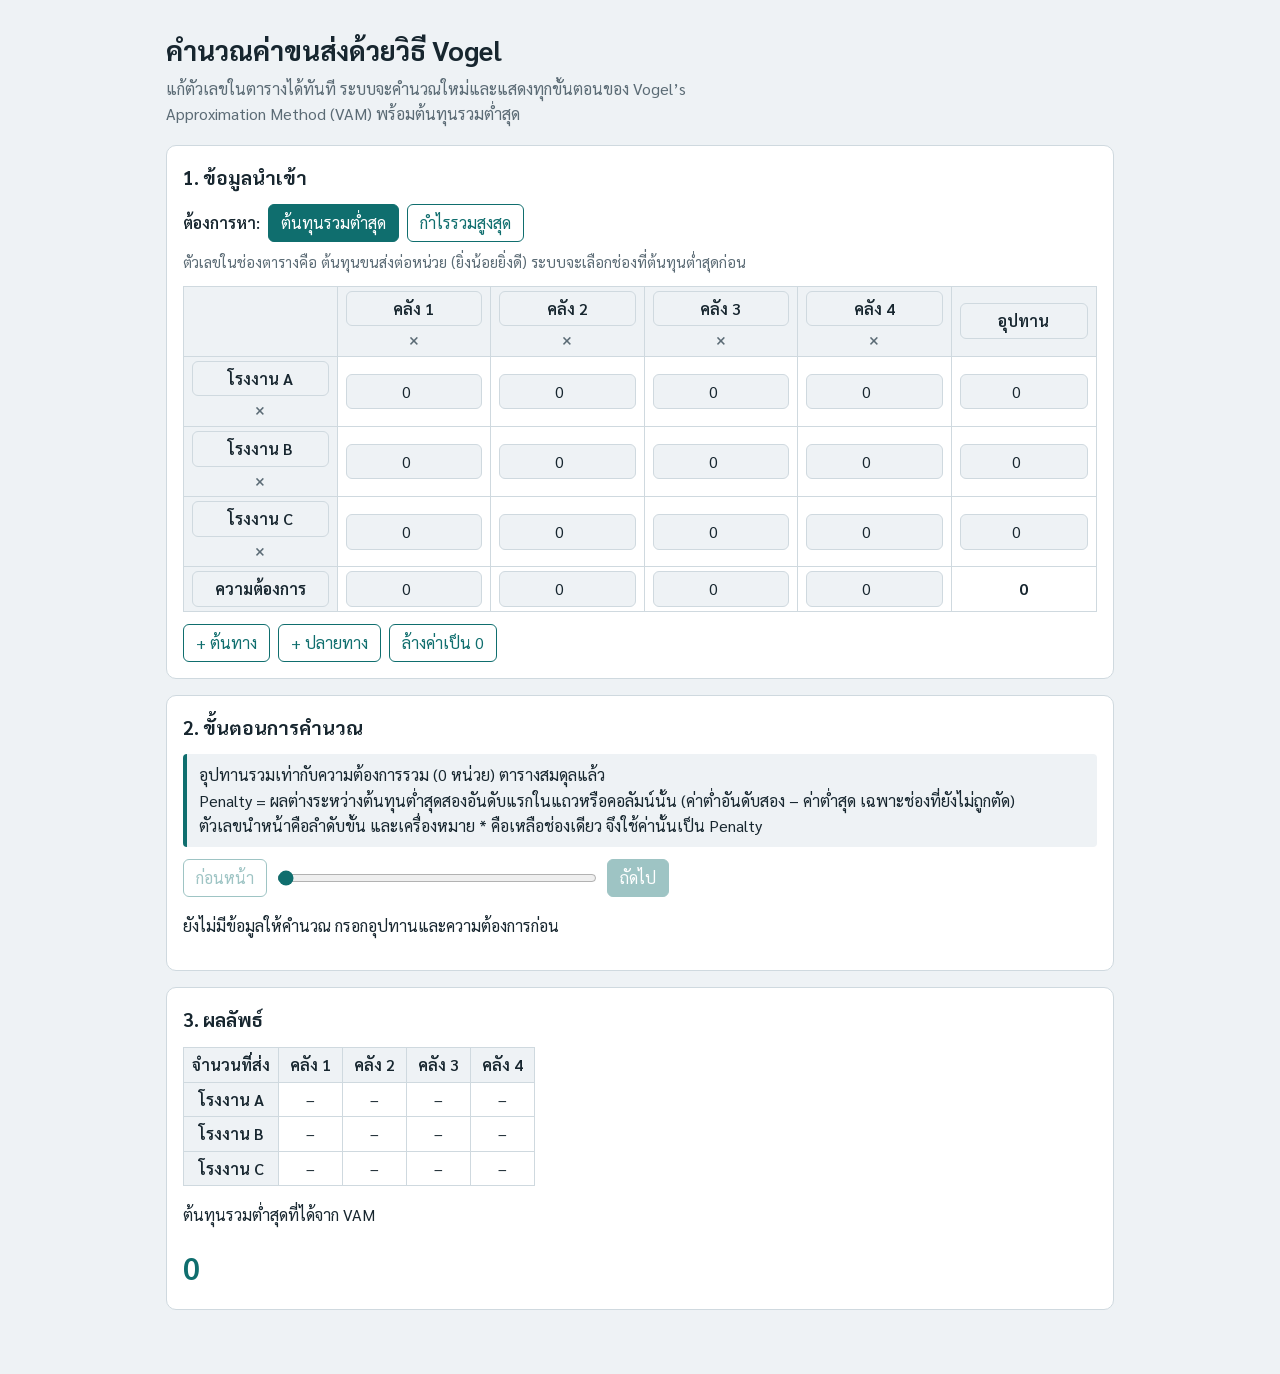
<file: index.html>
<!DOCTYPE html>
<html lang="th">
<head>
<meta charset="utf-8">
<meta name="viewport" content="width=device-width, initial-scale=1, viewport-fit=cover">
<title>คำนวณค่าขนส่งด้วยวิธี Vogel (VAM)</title>
<link href="https://fonts.googleapis.com/css2?family=Sarabun:wght@400;600;700&display=swap" rel="stylesheet">
<link rel="stylesheet" href="style.css">
</head>
<body>
<main>
<h1>คำนวณค่าขนส่งด้วยวิธี Vogel</h1>
<p class="lead" id="ld"></p>

<section>
<h2>1. ข้อมูลนำเข้า</h2>
<div class="mode" role="group" aria-label="เลือกสิ่งที่ต้องการหา"><span>ต้องการหา:</span><button id="mMin" class="p" aria-pressed="true">ต้นทุนรวมต่ำสุด</button><button id="mMax" aria-pressed="false">กำไรรวมสูงสุด</button></div>
<p class="hint" id="hn"></p>
<div class="sc" id="ed"></div>
<div class="bar"><button id="aS">+ ต้นทาง</button><button id="aD">+ ปลายทาง</button><button id="rs">ล้างค่าเป็น 0</button></div>
</section>

<section>
<h2>2. ขั้นตอนการคำนวณ</h2>
<div id="nt"></div>
<div class="bar"><button id="pv">ก่อนหน้า</button><input type="range" id="sl" min="0" value="0"><button id="nx" class="p">ถัดไป</button><span id="sn"></span></div>
<p id="ex"></p>
<div class="sc" id="gr"></div>
</section>

<section>
<h2>3. ผลลัพธ์</h2>
<div class="sc" id="rt"></div>
<p id="rl"></p>
<div class="tot" id="tt"></div>
<div class="fm" id="fm"></div>
</section>
</main>
<script src="script.js"></script>
</body>
</html>
</file>
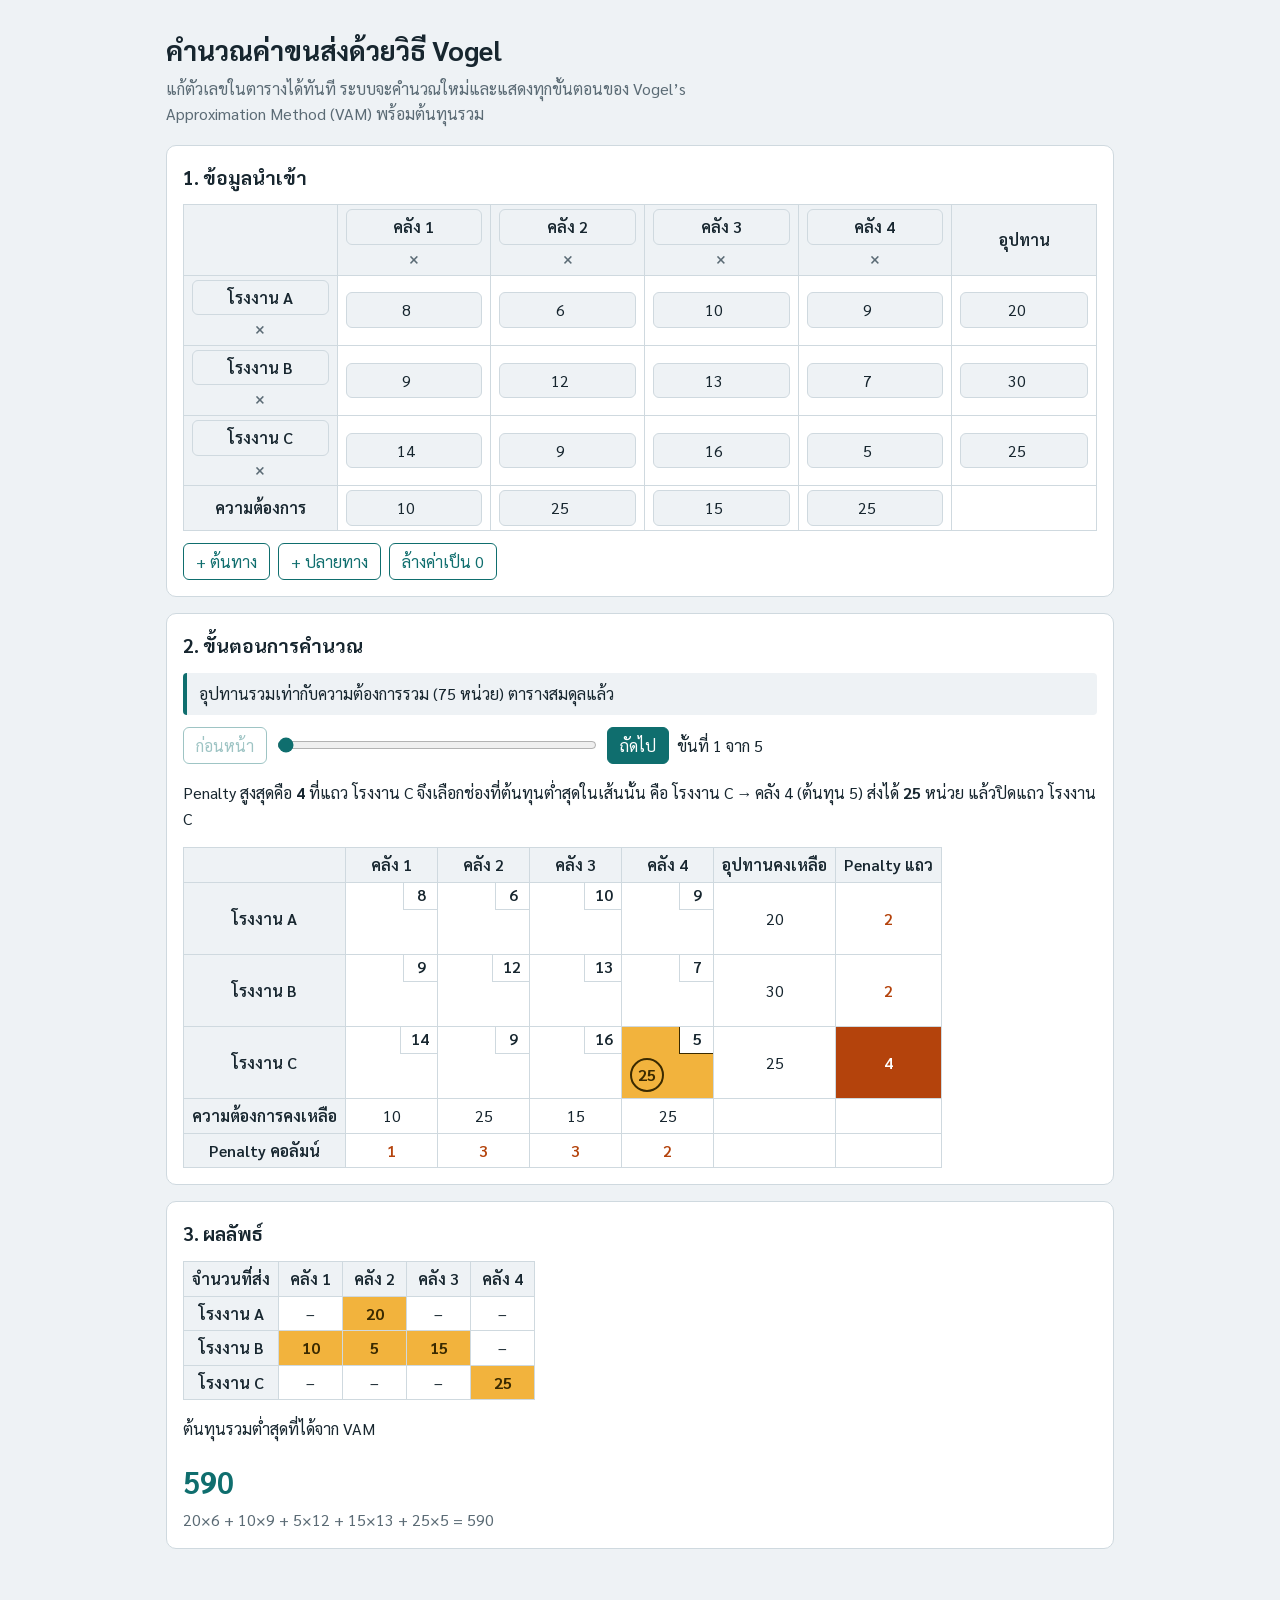
<file: Vogel (VAM).html>
<!DOCTYPE html>
<html lang="th">
<head>
<meta charset="utf-8">
<meta name="viewport" content="width=device-width, initial-scale=1, viewport-fit=cover">
<title>คำนวณค่าขนส่งด้วยวิธี Vogel (VAM)</title>
<link href="https://fonts.googleapis.com/css2?family=Sarabun:wght@400;600;700&display=swap" rel="stylesheet">
<style>
:root{--bg:#eef2f5;--panel:#fff;--ink:#17262f;--mute:#5b6b75;--line:#cfd9df;--acc:#0f6e6e;--accfg:#fff;--hi:#f2b33d;--hifg:#3a2a00;--pen:#b4430c;--dead:#e4eaee;box-sizing:border-box;padding-top:env(safe-area-inset-top,0px);padding-bottom:env(safe-area-inset-bottom,0px);color-scheme:light}
@media(prefers-color-scheme:dark){:root:not([data-theme="light"]){--bg:#0f1b21;--panel:#172830;--ink:#e6eef2;--mute:#97aab4;--line:#2c434e;--acc:#4fc3c3;--accfg:#06262b;--hi:#e0a62e;--hifg:#1e1500;--pen:#ff9a62;--dead:#1f343d;color-scheme:dark}}
:root[data-theme="dark"]{--bg:#0f1b21;--panel:#172830;--ink:#e6eef2;--mute:#97aab4;--line:#2c434e;--acc:#4fc3c3;--accfg:#06262b;--hi:#e0a62e;--hifg:#1e1500;--pen:#ff9a62;--dead:#1f343d;color-scheme:dark}
html{scroll-padding-top:env(safe-area-inset-top,0px)}
*{box-sizing:border-box}
body{margin:0;background:var(--bg);color:var(--ink);font:400 16px/1.6 "Sarabun",system-ui,sans-serif}
main{max-width:980px;margin:0 auto;padding:20px 16px 48px}
h1{font-size:1.7rem;margin:8px 0 4px;font-weight:700}
h2{font-size:1.2rem;margin:0 0 12px;font-weight:700}
p.lead{color:var(--mute);margin:0 0 18px;max-width:64ch}
section{background:var(--panel);border:1px solid var(--line);border-radius:10px;padding:16px;margin-bottom:16px}
.sc{overflow-x:auto}
table{border-collapse:collapse;font-variant-numeric:tabular-nums}
td,th{border:1px solid var(--line);padding:4px 8px;text-align:center;min-width:64px;font-weight:400}
th{background:var(--bg);font-weight:600}
input{font:inherit;color:inherit;background:var(--bg);border:1px solid var(--line);border-radius:6px;padding:4px 6px;width:100%;min-width:56px;text-align:center}
input:focus-visible,button:focus-visible{outline:3px solid var(--acc);outline-offset:1px}
button{font:inherit;cursor:pointer;border:1px solid var(--acc);background:transparent;color:var(--acc);border-radius:6px;padding:5px 12px}
button.p{background:var(--acc);color:var(--accfg)}
button:disabled{opacity:.4;cursor:default}
button.x{border:0;padding:0 4px;color:var(--mute);min-width:0}
.bar{display:flex;gap:8px;flex-wrap:wrap;align-items:center;margin-top:12px}
.note{background:var(--bg);border-left:4px solid var(--acc);padding:8px 12px;margin:0 0 12px;border-radius:4px}
td.dead{background:var(--dead);color:var(--mute);text-decoration:line-through}
td.hi{background:var(--hi);color:var(--hifg);font-weight:700}
td.pn{color:var(--pen);font-weight:600}
td.pn.top{background:var(--pen);color:var(--panel)}
td.gc{padding:0;min-width:92px;height:72px;position:relative}
.cb{position:absolute;top:0;right:0;min-width:34px;padding:1px 8px 3px 10px;border-left:1px solid var(--line);border-bottom:1px solid var(--line);background:var(--panel);color:var(--ink);font-weight:600;line-height:1.35}
td.dead .cb{background:var(--dead);color:var(--mute);text-decoration:line-through}
td.hi .cb{background:var(--panel);color:var(--ink);border-color:var(--hifg)}
.al{position:absolute;left:8px;bottom:6px;min-width:34px;height:34px;padding:0 6px;display:inline-flex;align-items:center;justify-content:center;border:2px solid var(--acc);border-radius:50%;color:var(--acc);font-weight:700;font-size:1rem;line-height:1}
td.hi .al{border-color:var(--hifg);color:var(--hifg)}
td.gc.dead.empty::after{content:"–";position:absolute;left:14px;bottom:10px;color:var(--mute)}
.tot{font-size:1.9rem;font-weight:700;color:var(--acc)}
.fm{color:var(--mute);overflow-wrap:anywhere}
input[type=range]{accent-color:var(--acc);width:min(320px,100%);padding:0}

@media(max-width:640px){
main{padding:12px 8px 40px}
h1{font-size:1.35rem}
section{padding:10px 8px}
.sc table{width:100%}
td,th{min-width:0;padding:2px 3px;font-size:.78rem;line-height:1.25;overflow-wrap:anywhere}
th{font-size:.72rem}
input{min-width:0;padding:3px 2px;font-size:.85rem}
input[type=number]{-moz-appearance:textfield}
button.x{padding:0 2px}
td.gc{min-width:42px;height:58px}
#ed tr:not(:first-child)>th:first-child{white-space:nowrap;min-width:78px}
#ed tr:not(:first-child)>th:first-child input{width:calc(100% - 16px);display:inline-block;vertical-align:middle;padding:3px 1px}
#ed tr:first-child th input{width:100%;padding:3px 1px}
#gr tr:first-child th:last-child,#gr tr:first-child th:nth-last-child(2){font-size:.62rem;overflow-wrap:normal}
#gr th:first-child{min-width:64px}
.cb{min-width:22px;padding:0 4px 2px 5px;font-size:.8rem}
.al{left:3px;bottom:4px;min-width:28px;height:28px;padding:0 3px;font-size:.85rem;border-width:2px}
td.gc.dead.empty::after{left:9px;bottom:8px}
.tot{font-size:1.6rem}
.bar{gap:6px}
}
@media(max-width:360px){
main{padding:10px 4px 32px}
section{padding:8px 5px}
td,th{padding:2px 1px}
input{font-size:.78rem;padding:3px 0}
#ed tr:not(:first-child)>th:first-child{min-width:64px}
#ed th input{font-size:.7rem}
#gr th:first-child{min-width:52px}
td.gc{min-width:36px}
.al{min-width:26px;height:26px;font-size:.78rem}
}
</style>
</head>
<body>
<main>
<h1>คำนวณค่าขนส่งด้วยวิธี Vogel</h1>
<p class="lead">แก้ตัวเลขในตารางได้ทันที ระบบจะคำนวณใหม่และแสดงทุกขั้นตอนของ Vogel’s Approximation Method (VAM) พร้อมต้นทุนรวม</p>

<section>
<h2>1. ข้อมูลนำเข้า</h2>
<div class="sc" id="ed"></div>
<div class="bar"><button id="aS">+ ต้นทาง</button><button id="aD">+ ปลายทาง</button><button id="rs">ล้างค่าเป็น 0</button></div>
</section>

<section>
<h2>2. ขั้นตอนการคำนวณ</h2>
<div id="nt"></div>
<div class="bar"><button id="pv">ก่อนหน้า</button><input type="range" id="sl" min="0" value="0"><button id="nx" class="p">ถัดไป</button><span id="sn"></span></div>
<p id="ex"></p>
<div class="sc" id="gr"></div>
</section>

<section>
<h2>3. ผลลัพธ์</h2>
<div class="sc" id="rt"></div>
<p>ต้นทุนรวมต่ำสุดที่ได้จาก VAM</p>
<div class="tot" id="tt"></div>
<div class="fm" id="fm"></div>
</section>
</main>
<script>
const $=s=>document.querySelector(s);
const demo=()=>({src:[{n:'โรงงาน A',v:20},{n:'โรงงาน B',v:30},{n:'โรงงาน C',v:25}],dst:[{n:'คลัง 1',v:10},{n:'คลัง 2',v:25},{n:'คลัง 3',v:15},{n:'คลัง 4',v:25}],c:[[8,6,10,9],[9,12,13,7],[14,9,16,5]]});
let S=demo(),cur=0,R=null;
const rd=x=>Math.round(x*1e6)/1e6, esc=t=>String(t).replace(/[&<>"]/g,c=>({'&':'&amp;','<':'&lt;','>':'&gt;','"':'&quot;'}[c]));

function editor(){
  let h='<table><tr><th></th>';
  S.dst.forEach((d,j)=>h+=`<th><input data-k="dn" data-j="${j}" value="${esc(d.n)}" aria-label="ชื่อปลายทาง"><button class="x" data-rd="${j}" title="ลบปลายทาง" aria-label="ลบปลายทาง">×</button></th>`);
  h+='<th>อุปทาน</th></tr>';
  S.src.forEach((s,i)=>{
    h+=`<tr><th><input data-k="sn" data-i="${i}" value="${esc(s.n)}" aria-label="ชื่อต้นทาง"><button class="x" data-rs="${i}" title="ลบต้นทาง" aria-label="ลบต้นทาง">×</button></th>`;
    S.dst.forEach((d,j)=>h+=`<td><input type="number" min="0" step="any" data-k="c" data-i="${i}" data-j="${j}" value="${S.c[i][j]}" aria-label="ต้นทุนขนส่ง"></td>`);
    h+=`<td><input type="number" min="0" step="any" data-k="sv" data-i="${i}" value="${s.v}" aria-label="อุปทาน"></td></tr>`;
  });
  h+='<tr><th>ความต้องการ</th>';
  S.dst.forEach((d,j)=>h+=`<td><input type="number" min="0" step="any" data-k="dv" data-j="${j}" value="${d.v}" aria-label="ความต้องการ"></td>`);
  $('#ed').innerHTML=h+'<td></td></tr></table>';
}

function solve(){
  let src=S.src.map(x=>({n:x.n||'-',v:+x.v||0})),dst=S.dst.map(x=>({n:x.n||'-',v:+x.v||0})),c=S.c.map(r=>r.map(x=>+x||0));
  const ts=src.reduce((a,x)=>a+x.v,0),td=dst.reduce((a,x)=>a+x.v,0);let note='';
  if(ts>td){dst.push({n:'ปลายทางสมมติ',v:rd(ts-td)});c.forEach(r=>r.push(0));note=`อุปทานรวม ${ts} มากกว่าความต้องการรวม ${td} จึงเพิ่มปลายทางสมมติรับส่วนเกิน ${rd(ts-td)} หน่วย (ต้นทุน 0)`}
  else if(td>ts){src.push({n:'ต้นทางสมมติ',v:rd(td-ts)});c.push(dst.map(()=>0));note=`ความต้องการรวม ${td} มากกว่าอุปทานรวม ${ts} จึงเพิ่มต้นทางสมมติเติมส่วนขาด ${rd(td-ts)} หน่วย (ต้นทุน 0)`}
  else note=`อุปทานรวมเท่ากับความต้องการรวม (${ts} หน่วย) ตารางสมดุลแล้ว`;
  const m=src.length,n=dst.length;
  let s=src.map(x=>x.v),d=dst.map(x=>x.v),ra=Array(m).fill(1),ca=Array(n).fill(1);
  const A=src.map(()=>Array(n).fill(null)),steps=[];
  const pen=a=>{a=a.slice().sort((x,y)=>x-y);return a.length>1?a[1]-a[0]:a[0]};
  while(ra.includes(1)&&ca.includes(1)&&(ts>0||td>0)){
    const ri=[...Array(m).keys()].filter(i=>ra[i]),ci=[...Array(n).keys()].filter(j=>ca[j]);
    const rp=Array(m).fill(null),cp=Array(n).fill(null);
    ri.forEach(i=>rp[i]=pen(ci.map(j=>c[i][j])));
    ci.forEach(j=>cp[j]=pen(ri.map(i=>c[i][j])));
    let b=null;
    const test=k=>{if(!b||k.p>b.p||(k.p===b.p&&k.mc<b.mc))b=k};
    ri.forEach(i=>test({t:'r',i,p:rp[i],mc:Math.min(...ci.map(j=>c[i][j]))}));
    ci.forEach(j=>test({t:'c',j,p:cp[j],mc:Math.min(...ri.map(i=>c[i][j]))}));
    let bi,bj;
    if(b.t==='r'){bi=b.i;bj=ci.reduce((a,j)=>c[bi][j]<c[bi][a]?j:a,ci[0])}
    else{bj=b.j;bi=ri.reduce((a,i)=>c[i][bj]<c[a][bj]?i:a,ri[0])}
    const x=Math.min(s[bi],d[bj]),sb=s.slice(),db=d.slice(),rb=ra.slice(),cb=ca.slice();
    A[bi][bj]=rd((A[bi][bj]||0)+x);s[bi]=rd(s[bi]-x);d[bj]=rd(d[bj]-x);
    let closed;if(s[bi]===0){ra[bi]=0;closed='แถว '+src[bi].n}else{ca[bj]=0;closed='คอลัมน์ '+dst[bj].n}
    steps.push({ra:rb,ca:cb,s:sb,d:db,rp,cp,bi,bj,x,b,closed,A:A.map(r=>r.slice())});
  }
  let total=0;const parts=[];
  A.forEach((r,i)=>r.forEach((v,j)=>{if(v){total+=v*c[i][j];parts.push(`${v}×${c[i][j]}`)}}));
  R={src,dst,c,A,steps,total:rd(total),parts,note};
  cur=Math.min(cur,Math.max(steps.length-1,0));
}

function grid(k){
  const st=R.steps[k],{src,dst,c}=R;let h='<table><tr><th></th>';
  dst.forEach((d,j)=>h+=`<th>${esc(d.n)}</th>`);
  h+='<th>อุปทานคงเหลือ</th><th>Penalty แถว</th></tr>';
  src.forEach((s,i)=>{
    h+=`<tr><th>${esc(s.n)}</th>`;
    dst.forEach((d,j)=>{
      const dead=!st.ra[i]||!st.ca[j],hi=i===st.bi&&j===st.bj,a=st.A[i][j];
      h+=`<td class="gc ${hi?'hi':dead?'dead':''}${a==null?' empty':''}"><span class="cb">${c[i][j]}</span>${a!=null?`<span class="al" title="จำนวนที่จัดสรร">${a}</span>`:''}</td>`;
    });
    const top=st.b.t==='r'&&st.b.i===i;
    h+=`<td>${st.s[i]}</td><td class="pn${top?' top':''}">${st.rp[i]==null?'–':st.rp[i]}</td></tr>`;
  });
  h+='<tr><th>ความต้องการคงเหลือ</th>';
  dst.forEach((d,j)=>h+=`<td>${st.d[j]}</td>`);
  h+='<td></td><td></td></tr><tr><th>Penalty คอลัมน์</th>';
  dst.forEach((d,j)=>{const top=st.b.t==='c'&&st.b.j===j;h+=`<td class="pn${top?' top':''}">${st.cp[j]==null?'–':st.cp[j]}</td>`});
  return h+'<td></td><td></td></tr></table>';
}

function show(){
  const N=R.steps.length;
  $('#nt').innerHTML=`<p class="note">${R.note}</p>`;
  if(!N){$('#gr').innerHTML='';$('#ex').textContent='ยังไม่มีข้อมูลให้คำนวณ กรอกอุปทานและความต้องการก่อน';$('#sn').textContent='';$('#sl').max=0;$('#pv').disabled=$('#nx').disabled=true}
  else{
    const st=R.steps[cur],{src,dst,c}=R,w=st.b.t==='r'?'แถว '+src[st.b.i].n:'คอลัมน์ '+dst[st.b.j].n;
    $('#sl').max=N-1;$('#sl').value=cur;$('#sn').textContent=`ขั้นที่ ${cur+1} จาก ${N}`;
    $('#pv').disabled=cur===0;$('#nx').disabled=cur===N-1;
    $('#ex').innerHTML=`Penalty สูงสุดคือ <b>${st.b.p}</b> ที่${w} จึงเลือกช่องที่ต้นทุนต่ำสุดในเส้นนั้น คือ ${esc(src[st.bi].n)} → ${esc(dst[st.bj].n)} (ต้นทุน ${c[st.bi][st.bj]}) ส่งได้ <b>${st.x}</b> หน่วย แล้วปิด${st.closed}`;
    $('#gr').innerHTML=grid(cur);
  }
  let h='<table><tr><th>จำนวนที่ส่ง</th>';
  R.dst.forEach(d=>h+=`<th>${esc(d.n)}</th>`);h+='</tr>';
  R.src.forEach((s,i)=>{h+=`<tr><th>${esc(s.n)}</th>`;R.dst.forEach((d,j)=>{const a=R.A[i][j];h+=`<td class="${a?'hi':''}">${a||'–'}</td>`});h+='</tr>'});
  $('#rt').innerHTML=h+'</table>';
  $('#tt').textContent=R.total.toLocaleString('th-TH');
  $('#fm').textContent=R.parts.length?R.parts.join(' + ')+' = '+R.total:'';
}
const upd=()=>{solve();show()};

$('#ed').addEventListener('input',e=>{
  const t=e.target,k=t.dataset.k,i=+t.dataset.i,j=+t.dataset.j,v=t.value;
  if(k==='dn')S.dst[j].n=v;else if(k==='sn')S.src[i].n=v;
  else if(k==='c')S.c[i][j]=v;else if(k==='sv')S.src[i].v=v;else if(k==='dv')S.dst[j].v=v;
  upd();
});
$('#ed').addEventListener('click',e=>{
  const t=e.target;
  if(t.dataset.rs!==undefined&&S.src.length>1){const i=+t.dataset.rs;S.src.splice(i,1);S.c.splice(i,1)}
  else if(t.dataset.rd!==undefined&&S.dst.length>1){const j=+t.dataset.rd;S.dst.splice(j,1);S.c.forEach(r=>r.splice(j,1))}
  else return;
  cur=0;editor();upd();
});
$('#aS').onclick=()=>{S.src.push({n:'ต้นทาง '+(S.src.length+1),v:0});S.c.push(S.dst.map(()=>0));editor();upd()};
$('#aD').onclick=()=>{S.dst.push({n:'ปลายทาง '+(S.dst.length+1),v:0});S.c.forEach(r=>r.push(0));editor();upd()};
$('#rs').onclick=()=>{S.src.forEach(x=>x.v=0);S.dst.forEach(x=>x.v=0);S.c=S.c.map(r=>r.map(()=>0));cur=0;editor();upd()};
$('#pv').onclick=()=>{cur--;show()};
$('#nx').onclick=()=>{cur++;show()};
$('#sl').oninput=e=>{cur=+e.target.value;show()};
editor();upd();
</script>
</body>
</html>
</file>
<file: style.css>
:root{--bg:#eef2f5;--panel:#fff;--ink:#17262f;--mute:#5b6b75;--line:#cfd9df;--acc:#0f6e6e;--accfg:#fff;--hi:#f2b33d;--hifg:#3a2a00;--pen:#b4430c;--dead:#e4eaee;box-sizing:border-box;padding-top:env(safe-area-inset-top,0px);padding-bottom:env(safe-area-inset-bottom,0px);color-scheme:light}
@media(prefers-color-scheme:dark){:root:not([data-theme="light"]){--bg:#0f1b21;--panel:#172830;--ink:#e6eef2;--mute:#97aab4;--line:#2c434e;--acc:#4fc3c3;--accfg:#06262b;--hi:#e0a62e;--hifg:#1e1500;--pen:#ff9a62;--dead:#1f343d;color-scheme:dark}}
:root[data-theme="dark"]{--bg:#0f1b21;--panel:#172830;--ink:#e6eef2;--mute:#97aab4;--line:#2c434e;--acc:#4fc3c3;--accfg:#06262b;--hi:#e0a62e;--hifg:#1e1500;--pen:#ff9a62;--dead:#1f343d;color-scheme:dark}
html{scroll-padding-top:env(safe-area-inset-top,0px)}
*{box-sizing:border-box}
body{margin:0;background:var(--bg);color:var(--ink);font:400 16px/1.6 "Sarabun",system-ui,sans-serif}
main{max-width:980px;margin:0 auto;padding:20px 16px 48px}
h1{font-size:1.7rem;margin:8px 0 4px;font-weight:700}
h2{font-size:1.2rem;margin:0 0 12px;font-weight:700}
p.lead{color:var(--mute);margin:0 0 18px;max-width:64ch}
section{background:var(--panel);border:1px solid var(--line);border-radius:10px;padding:16px;margin-bottom:16px}
.sc{overflow-x:auto}
table{border-collapse:collapse;font-variant-numeric:tabular-nums}
td,th{border:1px solid var(--line);padding:4px 8px;text-align:center;min-width:64px;font-weight:400}
th{background:var(--bg);font-weight:600}
input{font:inherit;color:inherit;background:var(--bg);border:1px solid var(--line);border-radius:6px;padding:4px 6px;width:100%;min-width:56px;text-align:center}
input:focus-visible,button:focus-visible{outline:3px solid var(--acc);outline-offset:1px}
button{font:inherit;cursor:pointer;border:1px solid var(--acc);background:transparent;color:var(--acc);border-radius:6px;padding:5px 12px}
button.p{background:var(--acc);color:var(--accfg)}
button:disabled{opacity:.4;cursor:default}
button.x{border:0;padding:0 4px;color:var(--mute);min-width:0}
.bar{display:flex;gap:8px;flex-wrap:wrap;align-items:center;margin-top:12px}
.note{background:var(--bg);border-left:4px solid var(--acc);padding:8px 12px;margin:0 0 12px;border-radius:4px}
td.dead{background:var(--dead);color:var(--mute);text-decoration:line-through}
td.hi{background:var(--hi);color:var(--hifg);font-weight:700}
td.cs{font-weight:700;text-align:center}
td.cs.warn{color:var(--pen);font-size:.85rem}
td.pn{color:var(--pen);font-weight:600;text-align:left;font-size:.85rem;line-height:1.45;white-space:nowrap;vertical-align:middle}
td.pn .ln{opacity:.65;font-weight:400}
td.pn .cur{opacity:1;font-weight:700}
td.pn.top{background:var(--pen);color:var(--panel)}
td.gc{padding:0;min-width:92px;height:72px;position:relative}
.cb{position:absolute;top:0;right:0;min-width:34px;padding:1px 8px 3px 10px;border-left:1px solid var(--line);border-bottom:1px solid var(--line);background:var(--panel);color:var(--ink);font-weight:600;line-height:1.35}
td.dead .cb{background:var(--dead);color:var(--mute);text-decoration:line-through}
td.hi .cb{background:var(--panel);color:var(--ink);border-color:var(--hifg)}
.al{position:absolute;left:8px;bottom:6px;min-width:34px;height:34px;padding:0 6px;display:inline-flex;align-items:center;justify-content:center;border:2px solid var(--acc);border-radius:50%;color:var(--acc);font-weight:700;font-size:1rem;line-height:1}
td.hi .al{border-color:var(--hifg);color:var(--hifg)}
td.gc.dead.empty::after{content:"–";position:absolute;left:14px;bottom:10px;color:var(--mute)}
.tot{font-size:1.9rem;font-weight:700;color:var(--acc)}
.fm{color:var(--mute);overflow-wrap:anywhere}
input[type=range]{accent-color:var(--acc);width:min(320px,100%);padding:0}

p.hint{color:var(--mute);margin:8px 0 12px;font-size:.92rem}
.mode{display:flex;gap:8px;flex-wrap:wrap;align-items:center;margin:0 0 4px}
.mode span{font-weight:600}
@media(max-width:640px){
td.pn{font-size:.56rem;line-height:1.35;padding:2px 1px;letter-spacing:-.2px}
#gr th:first-child{min-width:48px}
#ed table{table-layout:fixed}
#ed tr:first-child>th:first-child{width:92px}
#ed tr:first-child th:last-child input{font-size:.62rem;padding:3px 0}
#ed tr:not(:first-child)>th:first-child input{font-size:.78rem}
main{padding:12px 8px 40px}
h1{font-size:1.35rem}
section{padding:10px 8px}
.sc table{width:100%}
td,th{min-width:0;padding:2px 3px;font-size:.78rem;line-height:1.25;overflow-wrap:anywhere}
th{font-size:.72rem}
input{min-width:0;padding:3px 2px;font-size:.85rem}
input[type=number]{-moz-appearance:textfield}
button.x{padding:0 2px}
td.gc{min-width:42px;height:58px}
#ed tr:not(:first-child)>th:first-child{white-space:nowrap;min-width:78px}
#ed tr:not(:first-child)>th:first-child input{width:calc(100% - 16px);display:inline-block;vertical-align:middle;padding:3px 1px}
#ed tr:first-child th input{width:100%;padding:3px 1px}
#gr tr:first-child th:last-child,#gr tr:first-child th:nth-last-child(2){font-size:.62rem;overflow-wrap:normal}
#gr th:first-child{min-width:64px}
.cb{min-width:22px;padding:0 4px 2px 5px;font-size:.8rem}
.al{left:3px;bottom:4px;min-width:28px;height:28px;padding:0 3px;font-size:.85rem;border-width:2px}
td.gc.dead.empty::after{left:9px;bottom:8px}
.tot{font-size:1.6rem}
.bar{gap:6px}
}
@media(max-width:360px){
td.pn{font-size:.5rem}
#ed tr:first-child>th:first-child{width:66px}
main{padding:10px 4px 32px}
section{padding:8px 5px}
td,th{padding:2px 1px}
input{font-size:.78rem;padding:3px 0}
#ed tr:not(:first-child)>th:first-child{min-width:64px}
#ed th input{font-size:.7rem}
#gr th:first-child{min-width:52px}
td.gc{min-width:36px}
.al{min-width:26px;height:26px;font-size:.78rem}
}
</file>
